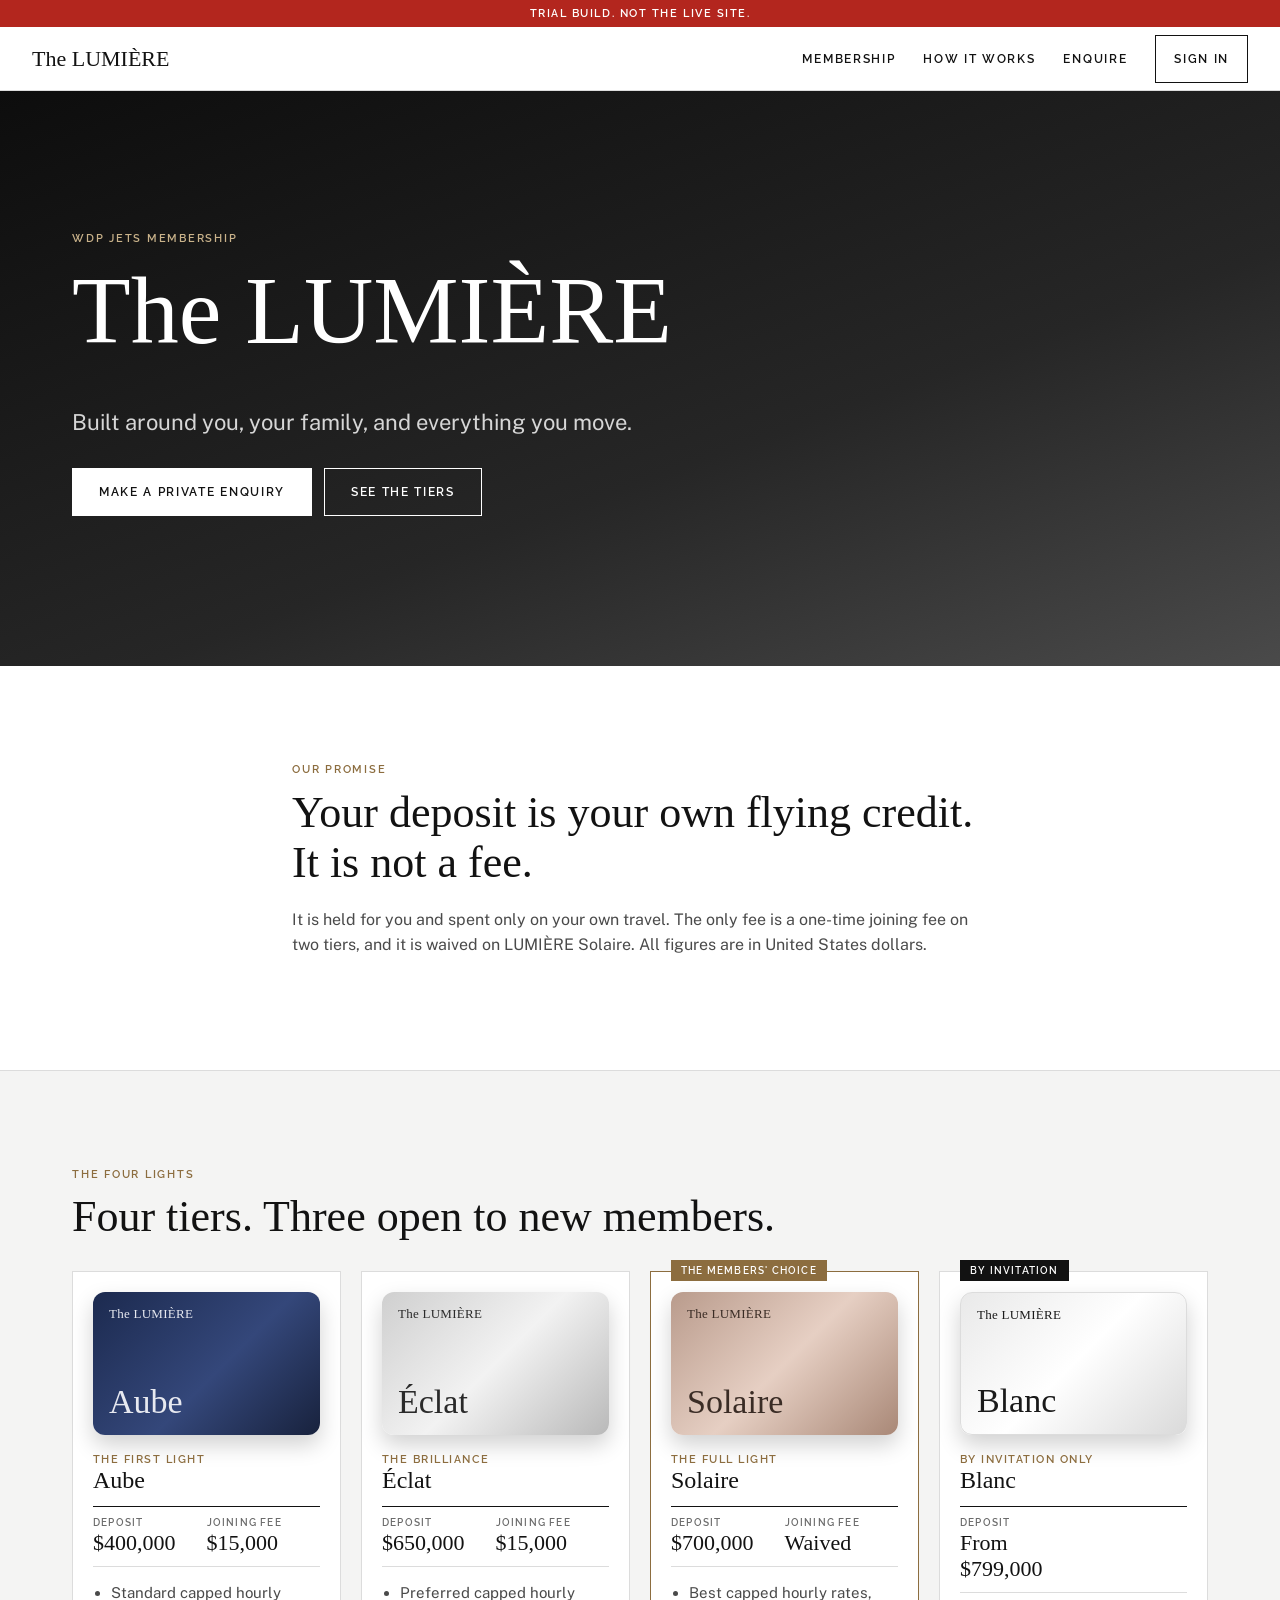
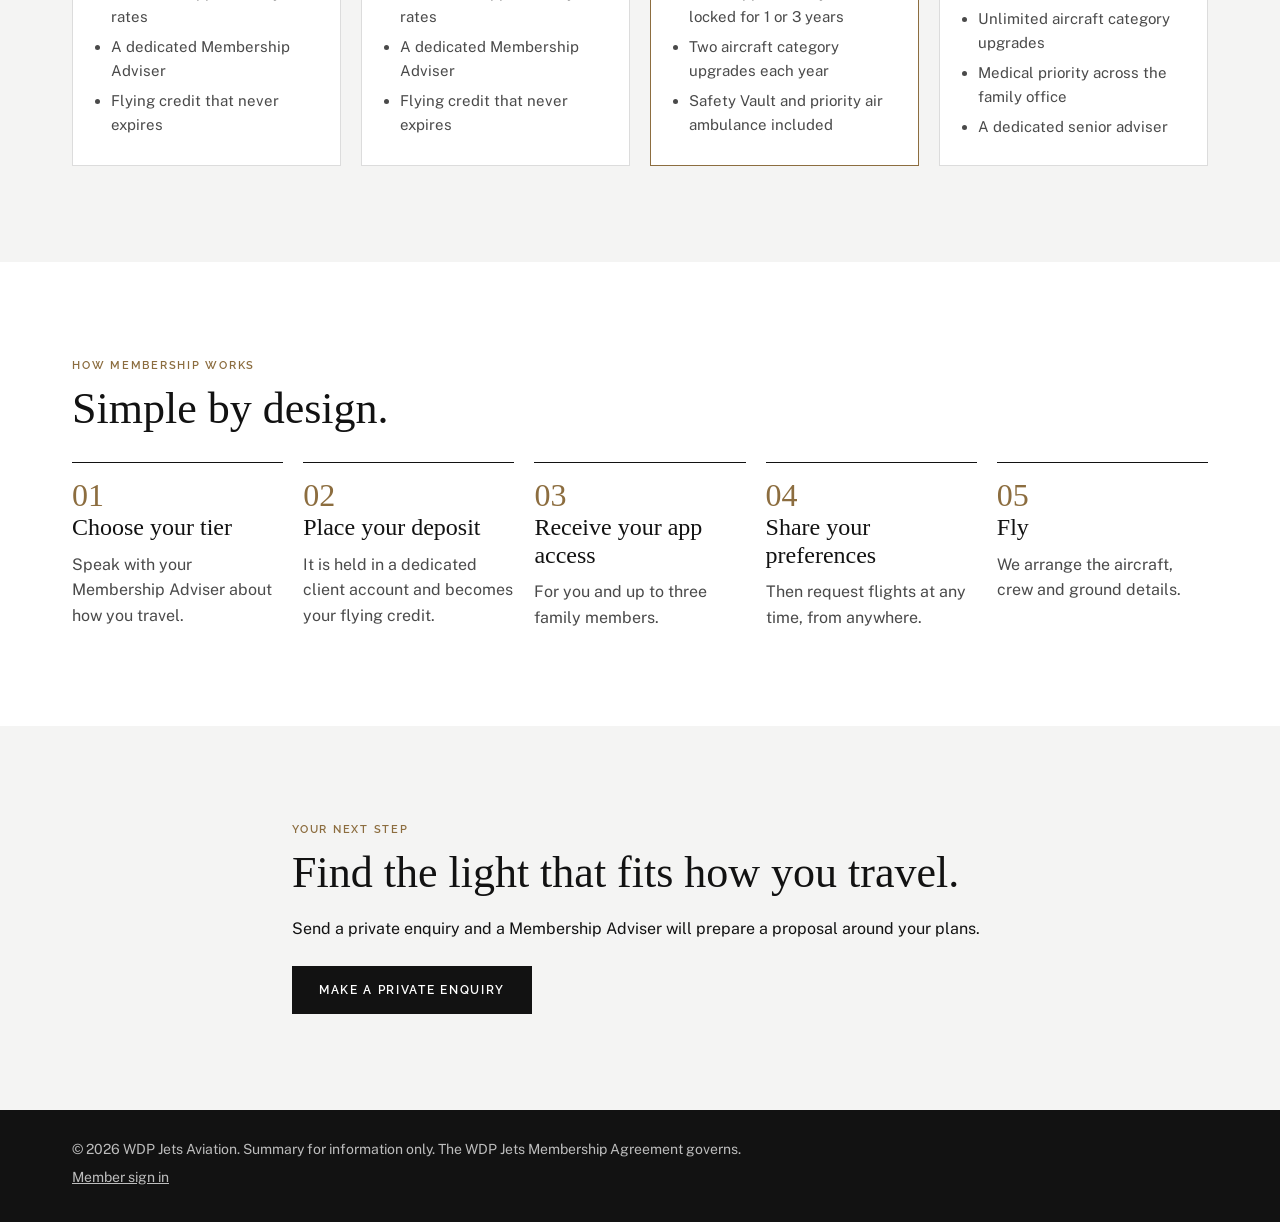
<file: index.html>
<!doctype html>
<html lang="en">
<head>
  <meta charset="utf-8">
  <meta name="viewport" content="width=device-width, initial-scale=1">
  <title>The LUMIÈRE | WDP Jets Membership</title>
  <meta name="description" content="The LUMIÈRE, the private aviation membership of WDP Jets Aviation. Built around you, your family, and everything you move.">
  <!-- Trial site: keep it out of search engines until launch -->
  <meta name="robots" content="noindex, nofollow">
  <link rel="preconnect" href="https://fonts.googleapis.com">
  <link rel="preconnect" href="https://fonts.gstatic.com" crossorigin>
  <link href="https://fonts.googleapis.com/css2?family=Public+Sans:wght@400;600&family=Raleway:wght@500;600&display=swap" rel="stylesheet">
  <link rel="stylesheet" href="assets/css/styles.css">
</head>
<body>
  <div class="trial-bar">Trial build. Not the live site.</div>

  <header class="site-header">
    <a class="wordmark" href="#top" aria-label="The LUMIÈRE, back to top">The LUMIÈRE</a>
    <button class="menu-toggle" aria-expanded="false" aria-controls="site-nav">
      <span class="sr-only">Menu</span><span class="bar"></span><span class="bar"></span><span class="bar"></span>
    </button>
    <nav id="site-nav" class="site-nav" aria-label="Main">
      <a href="#tiers">Membership</a>
      <a href="#how">How it works</a>
      <a href="#enquire">Enquire</a>
      <a class="nav-signin" href="https://webapp.wdpjets.org" rel="noopener">Sign in</a>
    </nav>
  </header>

  <main id="top">
    <section class="hero">
      <div class="hero-inner">
        <p class="kicker">WDP Jets membership</p>
        <h1>The LUMIÈRE</h1>
        <p class="lede">Built around you, your family, and everything you move.</p>
        <div class="actions">
          <a class="btn btn-light" href="#enquire">Make a private enquiry</a>
          <a class="btn btn-outline" href="#tiers">See the tiers</a>
        </div>
      </div>
    </section>

    <section class="promise">
      <div class="wrap narrow">
        <p class="kicker">Our promise</p>
        <h2>Your deposit is your own flying credit. It is not a fee.</h2>
        <p>It is held for you and spent only on your own travel. The only fee is a one-time joining fee on two tiers, and it is waived on LUMIÈRE Solaire. All figures are in United States dollars.</p>
      </div>
    </section>

    <section id="tiers" class="tiers">
      <div class="wrap">
        <p class="kicker">The four lights</p>
        <h2>Four tiers. Three open to new members.</h2>

        <div class="tier-grid">
          <article class="tier">
            <div class="card card-aube"><span class="card-brand">The LUMIÈRE</span><span class="card-name">Aube</span></div>
            <p class="tier-light">The first light</p>
            <h3>Aube</h3>
            <dl class="money"><div><dt>Deposit</dt><dd>$400,000</dd></div><div><dt>Joining fee</dt><dd>$15,000</dd></div></dl>
            <ul>
              <li>Standard capped hourly rates</li>
              <li>A dedicated Membership Adviser</li>
              <li>Flying credit that never expires</li>
            </ul>
          </article>

          <article class="tier">
            <div class="card card-eclat"><span class="card-brand">The LUMIÈRE</span><span class="card-name">Éclat</span></div>
            <p class="tier-light">The brilliance</p>
            <h3>Éclat</h3>
            <dl class="money"><div><dt>Deposit</dt><dd>$650,000</dd></div><div><dt>Joining fee</dt><dd>$15,000</dd></div></dl>
            <ul>
              <li>Preferred capped hourly rates</li>
              <li>A dedicated Membership Adviser</li>
              <li>Flying credit that never expires</li>
            </ul>
          </article>

          <article class="tier tier-featured">
            <span class="tag">The members' choice</span>
            <div class="card card-solaire"><span class="card-brand">The LUMIÈRE</span><span class="card-name">Solaire</span></div>
            <p class="tier-light">The full light</p>
            <h3>Solaire</h3>
            <dl class="money"><div><dt>Deposit</dt><dd>$700,000</dd></div><div><dt>Joining fee</dt><dd>Waived</dd></div></dl>
            <ul>
              <li>Best capped hourly rates, locked for 1 or 3 years</li>
              <li>Two aircraft category upgrades each year</li>
              <li>Safety Vault and priority air ambulance included</li>
            </ul>
          </article>

          <article class="tier">
            <span class="tag tag-dark">By invitation</span>
            <div class="card card-blanc"><span class="card-brand">The LUMIÈRE</span><span class="card-name">Blanc</span></div>
            <p class="tier-light">By invitation only</p>
            <h3>Blanc</h3>
            <dl class="money"><div><dt>Deposit</dt><dd>From $799,000</dd></div></dl>
            <ul>
              <li>Unlimited aircraft category upgrades</li>
              <li>Medical priority across the family office</li>
              <li>A dedicated senior adviser</li>
            </ul>
          </article>
        </div>
      </div>
    </section>

    <section id="how" class="how">
      <div class="wrap">
        <p class="kicker">How membership works</p>
        <h2>Simple by design.</h2>
        <ol class="steps">
          <li><b>01</b><h3>Choose your tier</h3><p>Speak with your Membership Adviser about how you travel.</p></li>
          <li><b>02</b><h3>Place your deposit</h3><p>It is held in a dedicated client account and becomes your flying credit.</p></li>
          <li><b>03</b><h3>Receive your app access</h3><p>For you and up to three family members.</p></li>
          <li><b>04</b><h3>Share your preferences</h3><p>Then request flights at any time, from anywhere.</p></li>
          <li><b>05</b><h3>Fly</h3><p>We arrange the aircraft, crew and ground details.</p></li>
        </ol>
      </div>
    </section>

    <section id="enquire" class="enquire">
      <div class="wrap narrow">
        <p class="kicker">Your next step</p>
        <h2>Find the light that fits how you travel.</h2>
        <p>Send a private enquiry and a Membership Adviser will prepare a proposal around your plans.</p>
        <!-- Trial: this button does not send anything yet. Connect it to the enquiry form or CRM before launch. -->
        <a class="btn btn-dark" href="#enquire" data-trial-cta>Make a private enquiry</a>
        <p class="small" id="cta-note" hidden>The enquiry form is not connected in this trial build.</p>
      </div>
    </section>
  </main>

  <footer class="site-footer">
    <div class="wrap">
      <p>© <span id="year">2026</span> WDP Jets Aviation. Summary for information only. The WDP Jets Membership Agreement governs.</p>
      <p><a href="https://webapp.wdpjets.org" rel="noopener">Member sign in</a></p>
    </div>
  </footer>

  <script src="assets/js/main.js" defer></script>
</body>
</html>
</file>
<file: assets/css/styles.css>
/* The LUMIÈRE landing page, trial base. Mobile first. */
:root {
  --ink: #121212;
  --ink-2: #4a4a4a;
  --ink-3: #6b6b6b;
  --line: #dcdcdc;
  --paper: #f4f4f3;
  --white: #ffffff;
  --gold: #8c6d3f;
  --gold-soft: #fbf6ec;
  --serif: "Times New Roman", Tinos, Times, serif;
  --sans: "Public Sans", Arial, Helvetica, sans-serif;
  --label: Raleway, Arial, sans-serif;
  --gutter: 16px;
}

*, *::before, *::after { box-sizing: border-box; }
html { scroll-behavior: smooth; }
body { margin: 0; background: var(--paper); color: var(--ink); font: 16px/1.6 var(--sans); }
img { max-width: 100%; display: block; }
a { color: inherit; }
h1, h2, h3 { font-family: var(--serif); font-weight: normal; line-height: 1.15; margin: 0 0 .4em; }
h1 { font-size: clamp(44px, 11vw, 96px); }
h2 { font-size: clamp(28px, 5.5vw, 44px); }
h3 { font-size: 24px; }
p { margin: 0 0 1em; }
.sr-only { position: absolute; width: 1px; height: 1px; overflow: hidden; clip: rect(0 0 0 0); }

.wrap { max-width: 1200px; margin: 0 auto; padding: 0 var(--gutter); }
.narrow { max-width: 760px; }
.kicker { font: 600 11px/1.4 var(--label); letter-spacing: .16em; text-transform: uppercase; color: var(--gold); margin-bottom: 10px; }
.small { font-size: 14px; color: var(--ink-3); margin-top: 14px; }

/* Trial notice */
.trial-bar { background: #b3261e; color: var(--white); text-align: center; font: 600 11px/1 var(--label); letter-spacing: .14em; text-transform: uppercase; padding: 8px var(--gutter); }

/* Header */
.site-header { position: sticky; top: 0; z-index: 10; display: flex; align-items: center; justify-content: space-between; gap: 16px; padding: 0 var(--gutter); min-height: 64px; background: var(--white); border-bottom: 1px solid var(--line); flex-wrap: wrap; }
.wordmark { font: 22px var(--serif); text-decoration: none; }
.menu-toggle { width: 48px; height: 48px; border: 0; background: transparent; display: inline-flex; flex-direction: column; justify-content: center; align-items: center; gap: 5px; cursor: pointer; }
.menu-toggle .bar { width: 22px; height: 2px; background: var(--ink); }
.site-nav { display: none; width: 100%; flex-direction: column; padding-bottom: 12px; }
.site-nav.open { display: flex; }
.site-nav a { min-height: 48px; display: flex; align-items: center; font: 600 12px var(--label); letter-spacing: .14em; text-transform: uppercase; text-decoration: none; border-top: 1px solid var(--line); }

/* Buttons */
.btn { display: inline-flex; align-items: center; justify-content: center; min-height: 48px; padding: 12px 26px; font: 600 12px var(--label); letter-spacing: .14em; text-transform: uppercase; text-decoration: none; border: 1px solid currentColor; }
.btn-light { background: var(--white); color: var(--ink); border-color: var(--white); }
.btn-outline { color: var(--white); }
.btn-dark { background: var(--ink); color: var(--white); border-color: var(--ink); }

/* Hero */
.hero { background: linear-gradient(160deg, #0d0d0d 0%, #262626 60%, #4a4a4a 100%); color: var(--white); }
.hero-inner { max-width: 1200px; margin: 0 auto; padding: 88px var(--gutter) 96px; }
.hero .kicker { color: #c9b28a; }
.lede { font-size: clamp(18px, 3vw, 22px); color: #d6d6d6; max-width: 560px; }
.actions { display: flex; flex-direction: column; gap: 12px; margin-top: 28px; }

/* Sections */
section:not(.hero) { padding: 72px 0; }
.promise { background: var(--white); border-bottom: 1px solid var(--line); }
.promise p:last-child { color: var(--ink-2); }

/* Tiers */
.tier-grid { display: grid; grid-template-columns: 1fr; gap: 20px; margin-top: 28px; }
.tier { position: relative; background: var(--white); border: 1px solid var(--line); padding: 20px; }
.tier-featured { border-color: var(--gold); }
.tag { position: absolute; top: -12px; left: 20px; background: var(--gold); color: var(--white); font: 600 10px var(--label); letter-spacing: .12em; text-transform: uppercase; padding: 5px 10px; }
.tag-dark { background: var(--ink); }
.tier-light { font: 600 10.5px var(--label); letter-spacing: .14em; text-transform: uppercase; color: var(--gold); margin: 18px 0 2px; }
.money { display: grid; grid-template-columns: 1fr 1fr; margin: 12px 0 14px; padding: 10px 0; border-top: 1px solid var(--ink); border-bottom: 1px solid var(--line); }
.money dt { font: 600 10px var(--label); letter-spacing: .12em; text-transform: uppercase; color: var(--ink-3); }
.money dd { margin: 2px 0 0; font: 22px var(--serif); }
.tier ul { margin: 0; padding-left: 18px; color: var(--ink-2); font-size: 15px; }
.tier li { margin-bottom: 6px; }

/* Placeholder cards. Replace with the official card artwork in assets/img/ */
.card { aspect-ratio: 1.586 / 1; border-radius: 12px; padding: 14px 16px; display: flex; flex-direction: column; justify-content: space-between; box-shadow: 0 10px 22px rgba(0,0,0,.18); }
.card-brand { font: 13px var(--serif); letter-spacing: .02em; }
.card-name { font: 34px var(--serif); }
.card-aube { background: linear-gradient(135deg, #1c2a4f, #34477a 55%, #18223d); color: #e7e9f0; }
.card-eclat { background: linear-gradient(135deg, #cfcfcf, #f2f2f2 50%, #b9b9b9); color: #2a2a2a; }
.card-solaire { background: linear-gradient(135deg, #b99b8c, #e6cfc3 50%, #a98877); color: #3a2c25; }
.card-blanc { background: linear-gradient(135deg, #e9e9e9, #ffffff 50%, #dadada); color: #1a1a1a; border: 1px solid var(--line); }

/* Steps */
.how { background: var(--white); }
.steps { list-style: none; margin: 28px 0 0; padding: 0; display: grid; gap: 14px; }
.steps li { border-top: 1px solid var(--ink); padding-top: 14px; }
.steps b { display: block; font: 32px var(--serif); color: var(--gold); }
.steps p { color: var(--ink-2); margin: 0; }

/* Enquire */
.enquire { text-align: left; }
.enquire .btn { margin-top: 8px; }

/* Footer */
.site-footer { background: var(--ink); color: #bdbdbd; font-size: 14px; padding: 28px 0; }
.site-footer p { margin: 0 0 6px; }

/* Tablet and up */
@media (min-width: 768px) {
  :root { --gutter: 32px; }
  .actions { flex-direction: row; }
  .tier-grid { grid-template-columns: 1fr 1fr; }
  .steps { grid-template-columns: repeat(5, 1fr); gap: 20px; }
}

/* Desktop */
@media (min-width: 1024px) {
  .menu-toggle { display: none; }
  .site-nav { display: flex; width: auto; flex-direction: row; gap: 28px; padding: 0; }
  .site-nav a { border-top: 0; }
  .nav-signin { border: 1px solid var(--ink) !important; padding: 0 18px; }
  .site-header { flex-wrap: nowrap; }
  .tier-grid { grid-template-columns: repeat(4, 1fr); }
  section:not(.hero) { padding: 96px 0; }
  .hero-inner { padding: 140px var(--gutter) 150px; }
}

@media (prefers-reduced-motion: reduce) { html { scroll-behavior: auto; } }
</file>
